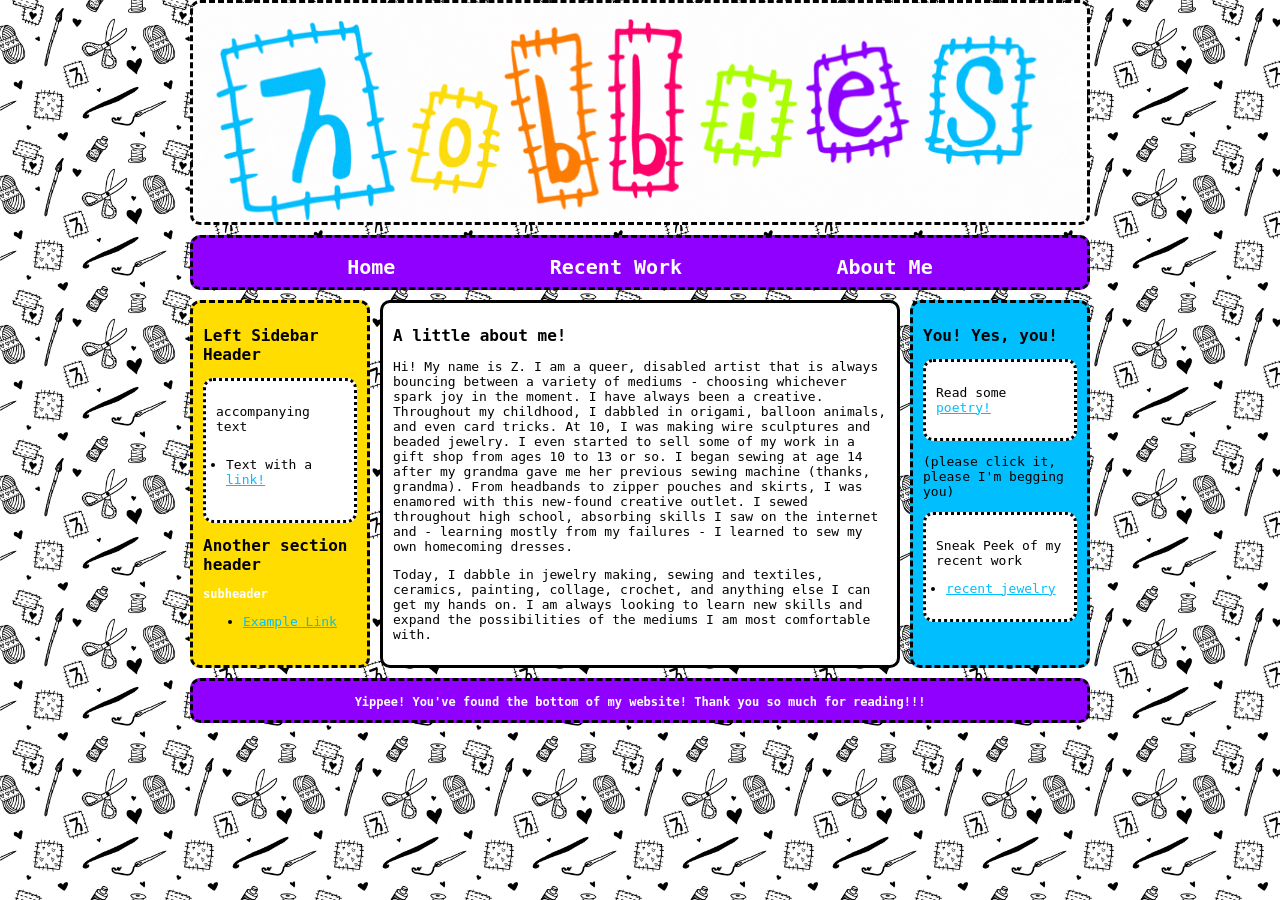
<file: about.html>
<!DOCTYPE html>
<html>
<title> The 7H Website </title>
<link rel="stylesheet" href="style.css">
<link rel="icon" type="image/x-icon" href="icon.png">

<head>
    <meta charset="UTF-8">
    <meta name="viewport" 
          content="width=device-width, initial-scale=1.0">
</head>

<body>
  
        <div id="container">
            <div id="headerArea">
                <div id="header"></div>
                <nav id="navbar" style="margin-bottom: 10px;">
                    <ul>
                      <li><a href="index.html"><h1>Home</h1></a></li>
                        <li><a href="my hobbies list.html"><h1>Recent Work</h1></a></li>
                        <li><a href="about.html"><h1>About Me</h1></a></li>
                    </ul>
                </nav>
            </div>

            
            <div id="flex">
                <aside id="leftSidebar" style="margin-bottom: 10px;">
                    <h2>Left Sidebar Header</h2>
                    <div class="box">
                        <p>accompanying text</p>
                        <ul style="padding:10px;">
                             <li>Text with a <a href="rice frog.html" target="_blank">link!</a></li>
                        </ul>
                    </div>
                    <h2>Another section header</h2>
                    <h3>subheader</h3>
                    <ul>
                        <li><a href="index.html" target="_blank"> Example Link</a>
                    </ul>
                </aside>

                <main>
                    
                  <h2> A little about me! </h2>
                                        <p> Hi! My name is Z. I am a queer, disabled artist that is always bouncing between a variety of mediums - choosing whichever spark joy in the moment. I have always been a creative. Throughout my childhood, I dabbled in origami, balloon animals, and even card tricks. At 10, I was making wire sculptures and beaded jewelry. I even started to sell some of my work in a gift shop from ages 10 to 13 or so. I began sewing at age 14 after my grandma gave me her previous sewing machine (thanks, grandma). From headbands to zipper pouches and skirts, I was enamored with this new-found creative outlet. I sewed throughout high school, absorbing skills I saw on the internet and - learning mostly from my failures - I learned to sew my own homecoming dresses. </p>
                                        <p> Today, I dabble in jewelry making, sewing and textiles, ceramics, painting, collage, crochet, and anything else I can get my hands on. I am always looking to learn new skills and expand the possibilities of the mediums I am most comfortable with. </p>
             
                </main>
                <aside id="rightSidebar" style="margin-bottom: 10px;">
                    
                    
                    <h2>You! Yes, you!</h2>
                        
                        <div class="box">
                             <p>
                                Read some <a href="collage poems.html">poetry!</a>
                             </p>
                            
                        
                        </div>
                        
                       
                    <p>
                        (please click it, please I'm begging you)
                    </p>

                    <div class="box">
                        <p>Sneak Peek of my recent work</p>
                        <ul style="padding-left:10px;">
                            <li> <a href="jewelry.html"> recent jewelry</a></li>
                        </ul>
                    </div>
                    
                
                </aside>
           </div>
            <footer id="footer"><h3>Yippee! You've found the bottom of my website! Thank you so much for reading!!!</h3></footer>
        </div>
        
      
</body>
</html>
</file>
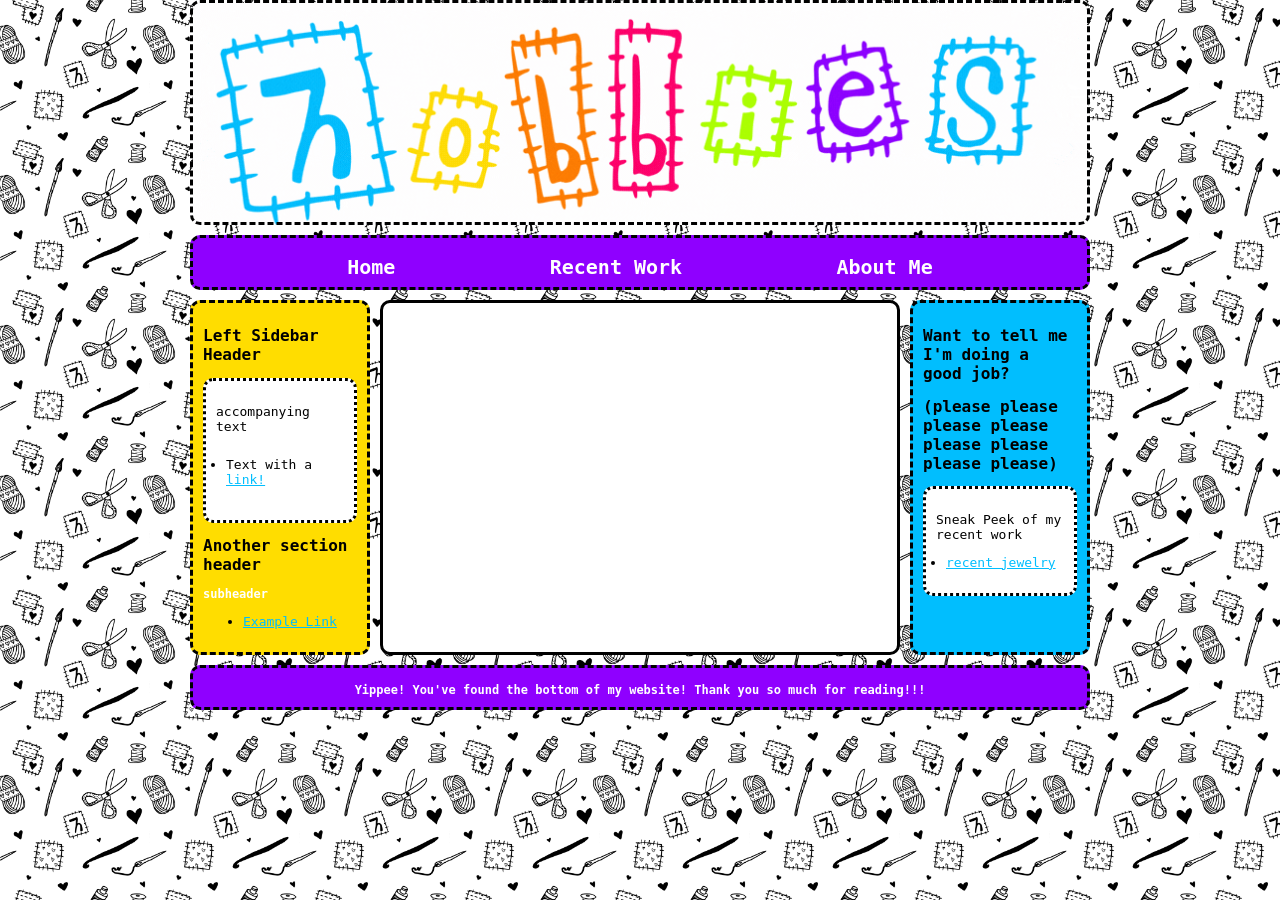
<file: all work.html>
<!DOCTYPE html>
<html>
<title> The 7H Website </title>
<link rel="stylesheet" href="style.css">
<link rel="icon" type="image/x-icon" href="icon.png">

<head>
    <meta charset="UTF-8">
    <meta name="viewport" 
          content="width=device-width, initial-scale=1.0">
</head>

<body>
  
        <div id="container">
            <div id="headerArea">
                <div id="header"></div>
                <nav id="navbar" style="margin-bottom: 10px;">
                    <ul>
                      <li><a href="index.html"><h1>Home</h1></a></li>
                        <li><a href="my hobbies list.html"><h1>Recent Work</h1></a></li>
                        <li><a href="about.html"><h1>About Me</h1></a></li>
                    </ul>
                </nav>
            </div>

            
            <div id="flex">
                <aside id="leftSidebar" style="margin-bottom: 10px;">
                    <h2>Left Sidebar Header</h2>
                    <div class="box">
                        <p>accompanying text</p>
                        <ul style="padding:10px;">
                             <li>Text with a <a href="rice frog.html" target="_blank">link!</a></li>
                        </ul>
                    </div>
                    <h2>Another section header</h2>
                    <h3>subheader</h3>
                    <ul>
                        <li><a href="index.html" target="_blank"> Example Link</a>
                    </ul>
                </aside>

                <main>
                    <!--INSERT TEXT HERE FOR WHATEVER SHOULD BE IN THE MAIN SECTION-->
                </main>
                <aside id="rightSidebar" style="margin-bottom: 10px;">
                    <h2>Want to tell me I'm doing a good job?</h2>
                    <h2>
                        (please please please please please please please please)
                    </h2>

                    <div class="box">
                        <p>Sneak Peek of my recent work</p>
                        <ul style="padding-left:10px;">
                            <li> <a href="jewelry.html"> recent jewelry</a></li>
                        </ul>
                    </div>
                    
                
                </aside>
           </div>
            <footer id="footer"><h3>Yippee! You've found the bottom of my website! Thank you so much for reading!!!</h3></footer>
        </div>
        
      
</body>
</html>
</file>
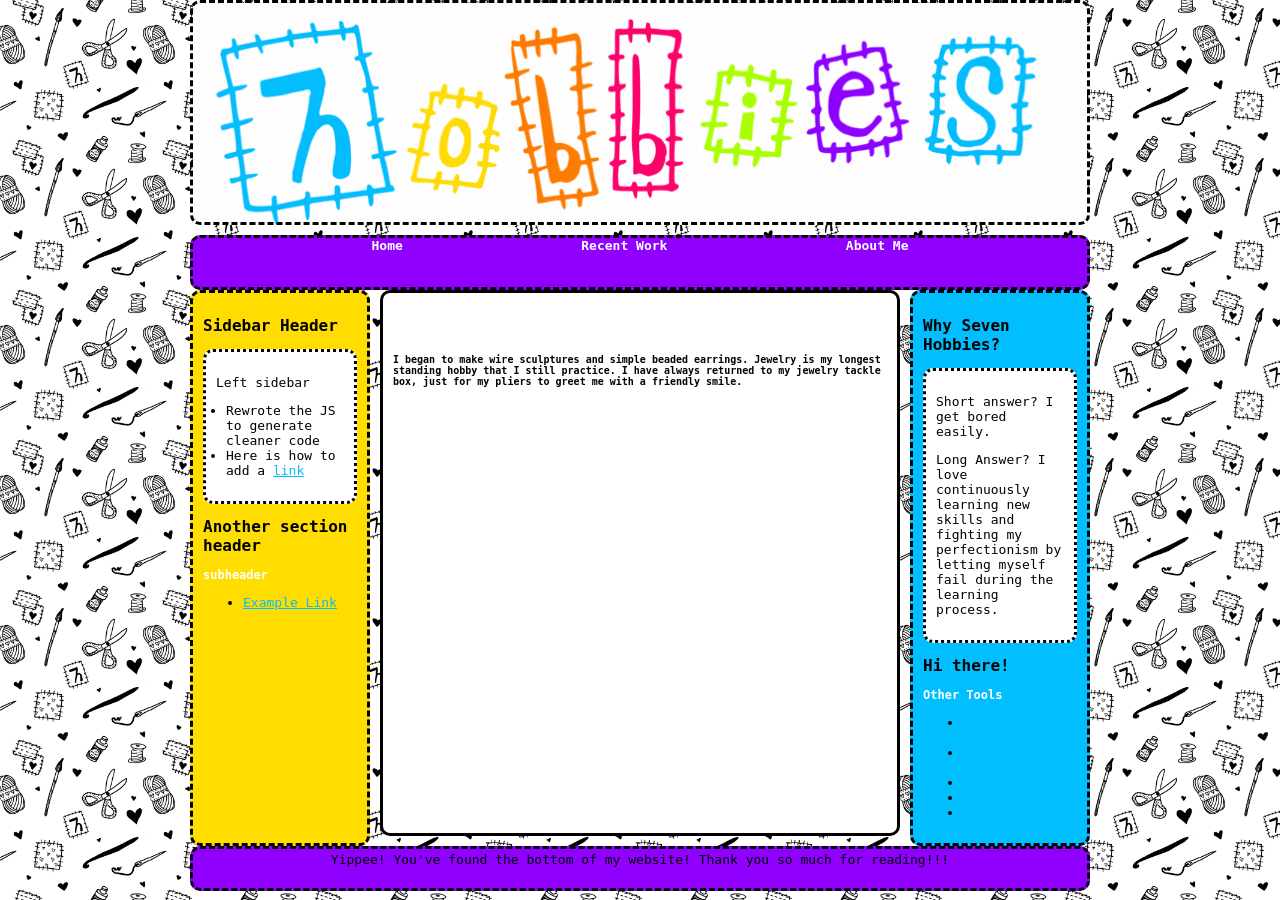
<file: jewelry.html>
<!DOCTYPE html>
<html>
<title> The 7H Website </title>
<link rel="stylesheet" href="style.css">
<link rel="icon" type="image/x-icon" href="icon.png">

<head>
    <meta charset="UTF-8">
    <meta name="viewport" 
          content="width=device-width, initial-scale=1.0">
</head>

<body>
  
        <div id="container">
            <div id="headerArea">
                <div id="header"></div>
                <nav id="navbar">
                    <ul>
                           <li><a href="index.html">Home</a></li>
                        <li><a href="portfolio.html">Recent Work</a></li>
                        <li><a href="about.html">About Me</a></li>
                        <!-- GUESTBOOK CODE: <li><a href="guestbook.html">Guestbook</a></li>-->
                    </ul>
                </nav>
            </div>

            
            <div id="flex">
                <aside id="leftSidebar">
                    <h2>Sidebar Header</h2>
                    <div class="box">
                        <p>Left sidebar</p>
                        <ul style="padding-left:10px;">
                            <li>Rewrote the JS to generate cleaner code</li>
                            <li>Here is how to add a <a href="old.html" target="_blank">link</a></li>
                        </ul>
                    </div>
                    <h2>Another section header</h2>
                    <h3>subheader</h3>
                    <ul>
                        <li><a href="https://sadgrlonline.github.io/html-cheatsheet/" target="_blank"> Example Link</a>

                    </ul>
                </aside>

                <main>
                    <h1>When I was ten years old...</h1>
                    <h4>I began to make wire sculptures and simple beaded earrings. Jewelry is my longest standing hobby that I still practice. I have always returned to my jewelry tackle box, just for my pliers to greet me with a friendly smile.</h4>
                                       
                </main>
                <aside id="rightSidebar">
                    <h2>Why Seven Hobbies?</h2>
                    <div class="box">
                        <p>Short answer? I get bored easily.</p>
                        <p>Long Answer? I love continuously learning new skills and fighting my perfectionism by letting myself fail during the learning process. </p>
                    </div>
                    <h2>Hi there!</h2>
                    <h3>Other Tools</h3>
                    <ul>
                        <li><a href="https://sadgrlonline.github.io/html-cheatsheet/" target="_blank">HTML Cheatsheet</a>
                        </li><li><a href="/sadgrl/webmastery/webmaster-links.html" target="_blank">Webmaster Links</a></li>
                        <li><a href="/sadgrl/webmastery/downloads/tiledbgs.html" target="_blank">Tiled BGs</a></li>
                        <li><a href="/sadgrl/webmastery/downloads/fonts.html" target="_blank">Fonts</a></li>
                        <li><a href="/sadgrl/projects/ideas/" target="_blank">Site Ideas</a></li>

                    </ul>
                </aside>
            </div>
            <footer id="footer">Yippee! You've found the bottom of my website! Thank you so much for reading!!!</footer>
        </div>
        
      
</body>
</html>
</file>
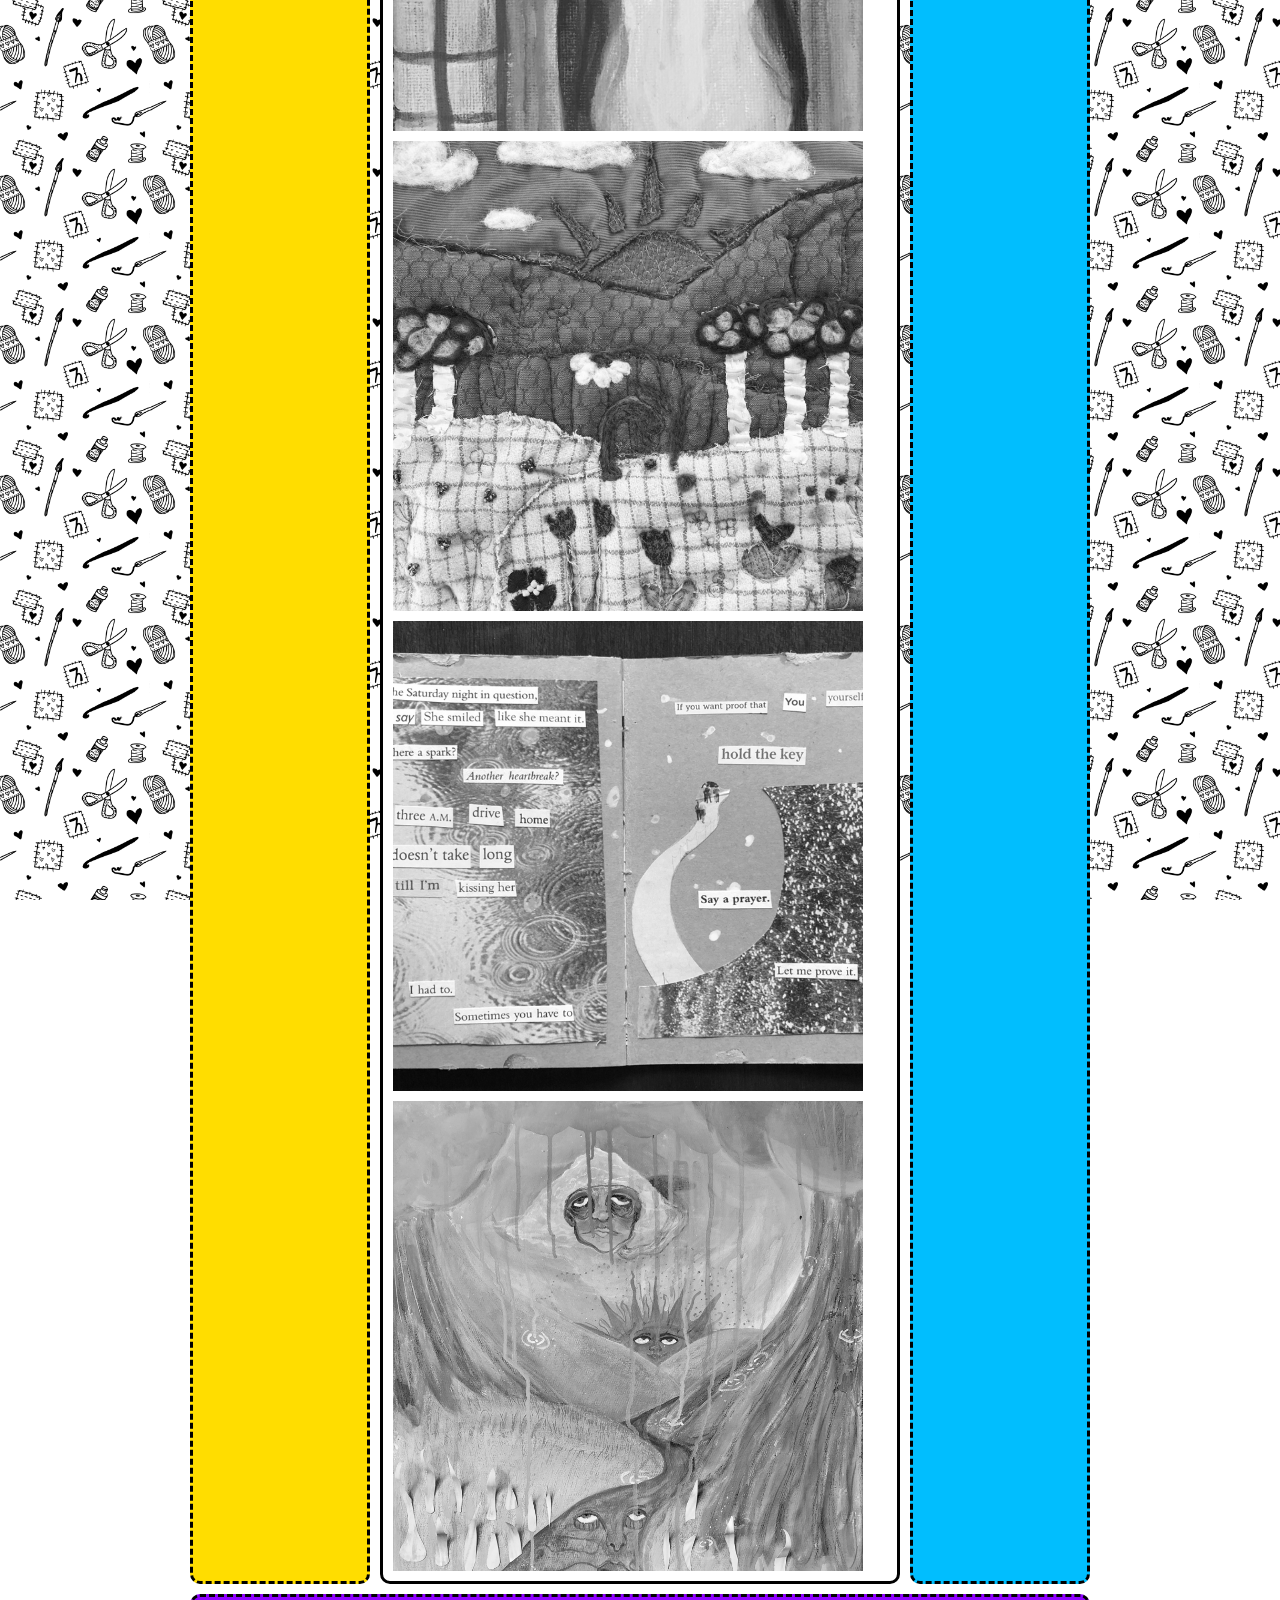
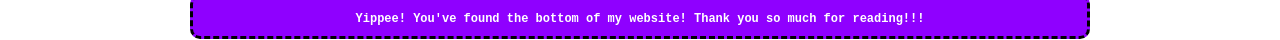
<file: paintings.html>
<!DOCTYPE html>
<html>
<title> The 7H Website </title>
<link rel="stylesheet" href="style.css">
<link rel="icon" type="image/x-icon" href="icon.png">

<head>
    <meta charset="UTF-8">
    <meta name="viewport" 
          content="width=device-width, initial-scale=1.0">
</head>

<body>
  
        <div id="container">
            <div id="headerArea">
                <div id="header"></div>
                <nav id="navbar" style="margin-bottom: 10px;">
                    <ul>
                      <li><a href="index.html"><h1>Home</h1></a></li>
                        <li><a href="my hobbies list.html"><h1>Recent Work</h1></a></li>
                        <li><a href="about.html"><h1>About Me</h1></a></li>
                    </ul>
                </nav>
            </div>

            
            <div id="flex">
                <aside id="leftSidebar" style="margin-bottom: 10px;">
                    <h2>Left Sidebar Header</h2>
                    <div class="box">
                        <p>accompanying text</p>
                        <ul style="padding:10px;">
                             <li>Text with a <a href="rice frog.html">link!</a></li>
                        </ul>
                        <br> <hr> <br>
                    </div>
                    <h2>Another section header</h2>
                    <h3>subheader</h3>
                    <ul>
                        <li><a href="index.html"> Example Link</a>
                    </ul>
                </aside>

                <main>
                   
                  <!--Main Content HTML Code-->

                    <h2>Welcome to my recent work!</h2>
                    <p> I dabble in many different mediums and themes. Hover over the image to bring it to life!</p>
                <style>
                    div.gallery {
                    display: flex;
                    flex-wrap: wrap;
                    justify-content: flex-start;
                    }

                    div.gallery-item {
                    margin: 5px;
                    border: 5px solid #000000;
                    width: 200px;
                    }

                    div.gallery-item:hover {
                    border: 5px solid #ff0000;
                    }

                    div.gallery-item img {
                    width: 190px;
                    height: auto;
                    }

                    div.gallery-item div.desc {
                    padding: 15px;
                    text-align: center;
                    }
                    </style>
                    </head>
                                    
                    

                <div class="gallery">
                <img src="bathroom angst.png" alt="Bathroom Angst">
                <img src="still growing.png" alt="Still Growing">
                <img src="say a prayer.png" alt="Say a Prayer">
                <img src="forest spirits.png" alt="Forest Spirits">
            
                </div>

                <style>
                .gallery {
                --s: 150px; /* control the size */
                --g: 10px;  /* control the gap */
                --f: 1.5;   /* control the scale factor */
                
                display: grid;
                gap: var(--g);
                width: calc(3*var(--s) + 2*var(--g));
                aspect-ratio: 1;
                grid-template-columns: repeat(3,auto);
                }

                .gallery > img {
                width: 0;
                height: 0;
                min-height: 100%;
                min-width: 100%;
                object-fit: cover;
                cursor: pointer;
                filter: grayscale(100%);
                transition: .5s linear;
                }

                .gallery img:hover{
                filter: grayscale(0);
                width:  calc(var(--s)*var(--f));
                height: calc(var(--s)*var(--f));
                }


                body {
                margin: 0;
                min-height: 100vh;
                display: grid;
                place-content: center;
                }
                </style>
               
                </main>
                <aside id="rightSidebar" style="margin-bottom: 10px;">
                    <h2>header to another page</h2>

                    <div class="box">
                        <p>Sneak Peek of my recent work</p>
                        <ul style="padding-left:10px;">
                            <li> <a href="jewelry.html"> recent jewelry</a></li>
                        </ul>
                    </div>
                    
                
                </aside>
            </div>
            <footer id="footer"><h3>Yippee! You've found the bottom of my website! Thank you so much for reading!!!</h3></footer>
        </div>
        
      
</body>
</html>
</file>
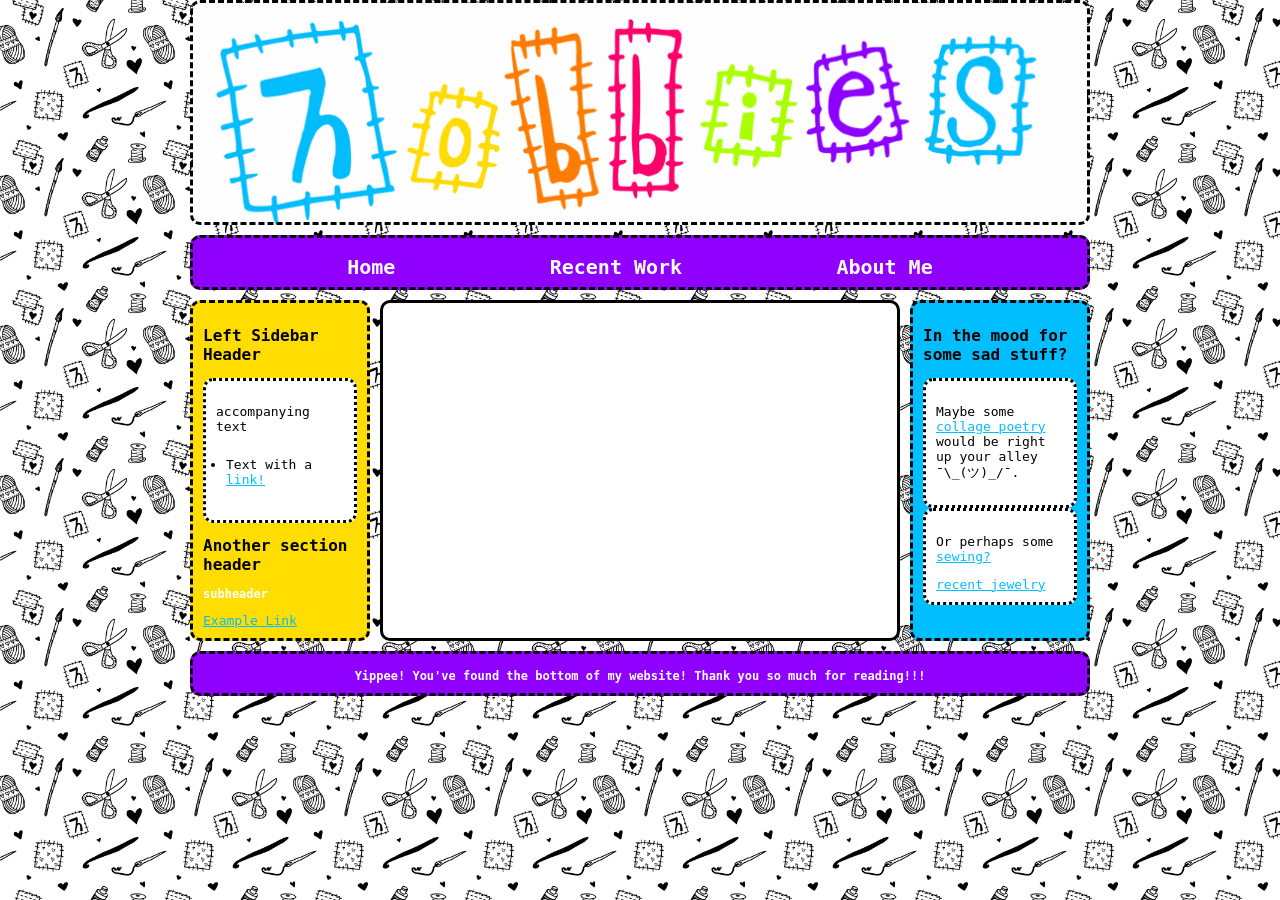
<file: sewing.html>
<!DOCTYPE html>
<html>
<title> The 7H Website </title>
<link rel="stylesheet" href="style.css">
<link rel="icon" type="image/x-icon" href="icon.png">


<head>
    <meta charset="UTF-8">
    <meta name="viewport" 
          content="width=device-width, initial-scale=1.0">
</head>

<body>
  
        <div id="container">
            <div id="headerArea">
                <div id="header"></div>
                <nav id="navbar" style="margin-bottom: 10px;">
                    <ul>
                      <li><a href="index.html"><h1>Home</h1></a></li>
                        <li><a href="my hobbies list.html"><h1>Recent Work</h1></a></li>
                        <li><a href="about.html"><h1>About Me</h1></a></li>
                    </ul>
                </nav>
            </div>

            
            <div id="flex">
                <aside id="leftSidebar" style="margin-bottom: 10px;">
                    <h2>Left Sidebar Header</h2>
                    <div class="box">
                        <p>accompanying text</p>
                        <ul style="padding:10px;">
                             <li>Text with a <a href="rice frog.html">link!</a></li>
                        </ul>
                    </div>
                    <h2>Another section header</h2>
                    <h3>subheader</h3>
                    
                       <a href="index.html"> Example Link</a>
                    
                </aside>

                <main>
                    <!--INSERT TEXT HERE FOR WHATEVER SHOULD BE IN THE MAIN SECTION-->
                </main>
            <aside id="rightSidebar" style="margin-bottom: 10px;">
                    <h2>In the mood for some sad stuff?</h2>
                    <div class="box"> 
                        <p>
                            Maybe some <a href="collage poems.html">collage poetry</a> would be right up your alley ¯\_(ツ)_/¯.
                        </p>
                    </div>

                    <div class="box">
                        <p>Or perhaps some <a href="sewing.html">sewing?</a></p>
                        <a href="jewelry.html"> recent jewelry</a></li>
                       
                    </div>
                    
                
                </aside>
            </div>
            <footer id="footer"><h3>Yippee! You've found the bottom of my website! Thank you so much for reading!!!</h3></footer>
        </div>
        
      
</body>
</html>
</file>
<file: style.css>
body {
                font-family: monospace;
                margin: 0;
                background-size: 150px;
                background-image: url("seamless\ pattern.png");
                background-attachment: fixed; 
                block-size: 100%;    
                    
            }
            .help {cursor: help;}

            .row {
                display: flex;
                }

                .column {
                flex: 33.33%;
                padding: 5px;
                }
            * {
                box-sizing: border-box;
            }

           html {
                block-size: 100%;
           } 

           hr {
            border: #000000;
            border-style: dotted;

           }
           img {
            margin: auto;
            display: block;
           }
            #container {
                max-width: 900px;
                margin: 0 auto;
                /* this centers the entire page */
            }

      
            /* the area below is for all links on your page
    EXCEPT for the navigation */
            #container a {
                color: #01BEFE;
                font-weight:100;
            }

            #header {
                background-image: url("new\ colorful\ header.gif");
                height:225px;
                margin: auto;
                border-color:#000000;
                border-style: dashed;
                border-radius: 10px;
                background-size: 100%;
                margin-bottom: 10px;
                background-repeat: no-repeat;
                            
            }
            
            /* navigation section!! */
            #navbar {
                border: #000000;
                border-style: dashed;
                border-radius: 10px;
                height: 55px;
                background-color: #8f00ff;
                               
                /* navbar color */
               
            }

            #navbar ul {
                display: flex;
                padding: 0px;
                margin: 0;
                list-style-type: none;
                justify-content: space-evenly;
            }

            
            #navbar li {
                padding: 0px;
            }

            /* navigation links*/
            #navbar li a {
                color: #ffffff;
                /* navbar text color */
                font-weight: 800;
                text-decoration: none;
                /* this removes the underline */
            }

            /* navigation link when a link is hovered over */
            #navbar li a:hover {
                color: #adff02;
            }

            #flex {
                display: flex;
            }

            #leftSidebar {
                width: calc(900px*0.2);
                border: #000000;
                border-style: dashed;
                border-radius: 10px;
                background-color: #ffdd00;
                background-attachment: fixed;
                padding: 10px; 

            }
          #rightSidebar {
            width: calc(900px*0.2);
            border: #000000;
            border-radius: 10px;
            border-style: dashed;
            background-color: #01BEFE;
            padding: 10px;
            
          }

            /* this colors BOTH sidebars
    if you want to style them separately,
    create styles for #leftSidebar and #rightSidebar */
            


            /* this is the color of the main content area,
    between the sidebars! */
            main {
                overflow: auto;
                background-color: #ffffff;
                border-style:solid;
                color:#000000;
                border-radius: 10px;
                flex: 1;
                padding: 10px;
                order: 2;
                margin-bottom: 10px;
                margin-left: 10px;
                margin-right: 10px;
            }

            /* what's this "order" stuff about??
    allow me to explain!
    if you're using both sidebars, the "order" value
    tells the CSS the order in which to display them.
    left sidebar is 1, content is 2, and right sidebar is 3! */

            */ #leftSidebar {
                order: 1;
            }

            #rightSidebar {
                order: 3;
            }

            footer {
                border: #000000;
                border-style: dashed;
                border-radius: 10px;
                background-color: #8f00ff;
                /* background color for footer */
                width: 100%;
                height: 45px;
                padding: 2.5px;
                text-align: center;
                /* this centers the footer text */
            }

            h1 {color: rgb(255, 255, 255);
              font-size:x-large;}
            
            h2{font-size: large;
                color: #000000;}
            h3 {
                font-size:small;
                color:#ffffff;
            }
            h4 {
              font-size:x-small;
            }

            
            strong {
                /* this styles bold text */
                color: #000000;
            }

            /* this is just a cool box, it's the darker colored one */
            .box {
                background-color: #ffffff;
                border: #000000;
                border-style: dotted;
                border-radius: 10px;
                padding: 10px;
            }

              


            /* BELOW THIS POINT IS MEDIA QUERY */

            /* so you wanna change the width of your page? 
    by default, the container width is 900px.
    in order to keep things responsive, take your new height,
    and then subtrack it by 100. use this new number as the 
    "max-width" value below
    */

            @media only screen and (max-width: 800px) {
                #flex {
                    flex-wrap: wrap;
                }

                aside {
                    width: 100%;
                }

                /* the order of the items is adjusted here for responsiveness!
      since the sidebars would be too small on a mobile device.
      feel free to play around with the order!
      */
                main {
                    order: 1;
                }

                #leftSidebar {
                    order: 2;
                }

                #rightSidebar {
                    order: 3;
                }

                #navbar ul {
                    flex-wrap:nowrap;
                }
            }
</file>
